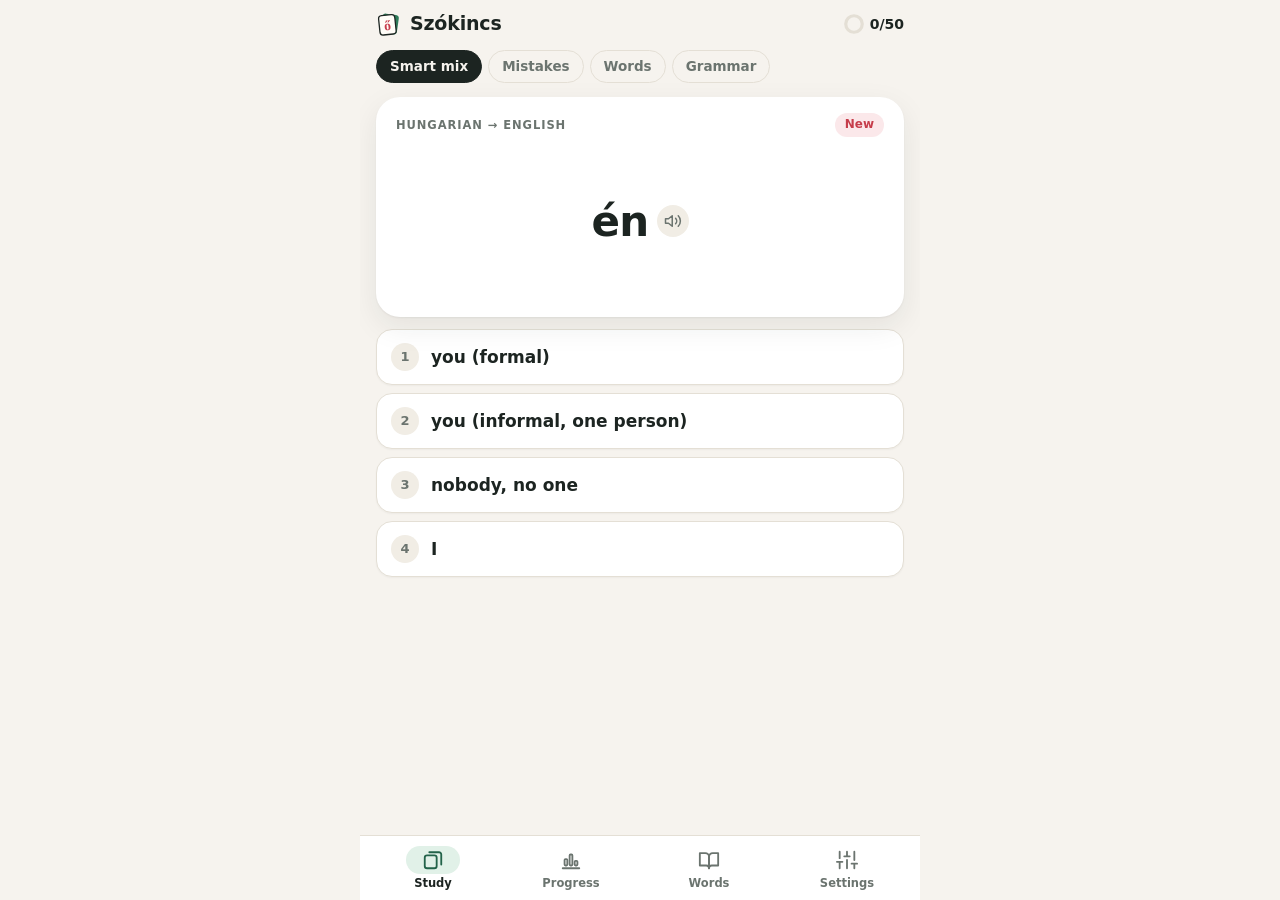
<file: index.html>
<!doctype html>
<html lang="en">
  <head>
    <meta charset="utf-8" />
    <meta name="viewport" content="width=device-width, initial-scale=1, viewport-fit=cover, interactive-widget=resizes-content" />
    <title>Szókincs</title>
    <meta name="description" content="Hungarian flashcards that hunt for your mistakes." />
    <meta name="theme-color" content="#f6f3ee" media="(prefers-color-scheme: light)" />
    <meta name="theme-color" content="#111714" media="(prefers-color-scheme: dark)" />
    <meta name="mobile-web-app-capable" content="yes" />
    <link rel="manifest" href="manifest.webmanifest" />
    <link rel="icon" type="image/png" sizes="192x192" href="icons/icon-192.png" />
    <link rel="apple-touch-icon" href="icons/icon-192.png" />
    <link rel="stylesheet" href="css/app.css" />
    <script type="module" src="js/main.js"></script>
  </head>
  <body>
    <div id="app"><div class="boot">Loading…</div></div>
    <noscript>Szókincs needs JavaScript to run.</noscript>
  </body>
</html>
</file>
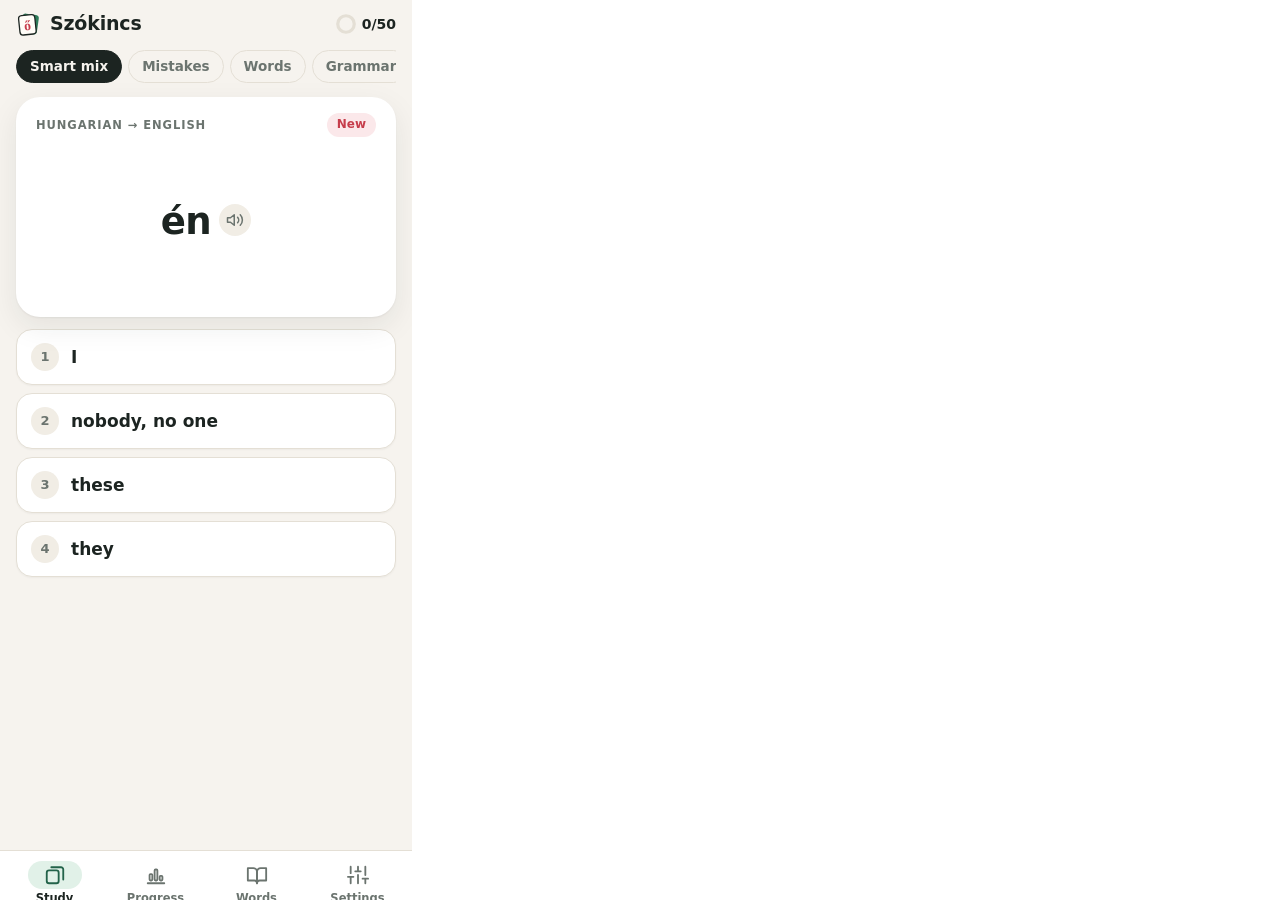
<file: tests/shot.html>
<!doctype html>
<html lang="en">
  <head>
    <meta charset="utf-8" />
    <title>Szókincs screenshot harness</title>
    <style>
      html, body { margin: 0; height: 100%; overflow: hidden; }
      /* Exactly a Pixel 6a viewport (desktop Chrome can't make windows this narrow). */
      iframe { border: 0; width: 412px; height: 915px; display: block; }
    </style>
  </head>
  <body>
    <iframe id="f" title="app"></iframe>
    <script type="module">
      // Drives the real app into a given state for screenshots:  shot.html?step=wrong&theme=dark
      const p = new URLSearchParams(location.search);
      const step = p.get('step') || 'card';
      const settings = { theme: p.get('theme') || 'light', answerMode: step === 'typing' ? 'type' : 'choice' };
      const DAY = 864e5;
      const days = {};
      for (let i = 1; i < 14; i++) {
        const d = new Date(Date.now() - i * DAY);
        const k = `${d.getFullYear()}-${String(d.getMonth() + 1).padStart(2, '0')}-${String(d.getDate()).padStart(2, '0')}`;
        const n = [0, 35, 52, 61, 0, 48, 70, 55, 40, 66, 58, 0, 45][i] || 0;
        days[k] = [n, Math.round(n * (0.6 + 0.02 * (i % 7))), Math.round(n / 6)];
      }
      localStorage.clear();
      localStorage.setItem('szokincs:v1', JSON.stringify({ v: 1, cards: {}, log: [], days: step === 'stats' ? days : {}, mix: {}, settings }));
      const f = document.getElementById('f');
      const sleep = (ms) => new Promise((r) => setTimeout(r, ms));
      f.src = '../index.html';
      f.onload = async () => {
        const d = f.contentDocument;
        const $ = (s) => d.querySelector(s);
        const $$ = (s) => [...d.querySelectorAll(s)];
        for (let i = 0; i < 40 && !$('.card'); i++) await sleep(50);
        // Answer n cards: pick options in a rotating pattern, sometimes "Too easy".
        const answerN = async (n, until) => {
          for (let i = 0; i < n; i++) {
            if (until && until()) return true;
            const inp = $('#answer-input');
            if (inp) {
              inp.value = 'x';
              inp.dispatchEvent(new Event('input'));
              $('.type-row .btn').click();
            } else $$('.option')[i % 4].click();
            await sleep(2);
            const links = $$('.next-row .mini');
            if (i % 3 === 0 && links.length) links[0].click();
            else $('.actions .next').click();
            await sleep(2);
          }
          return until ? until() : true;
        };
        const kind = () => ($('.kind') ? $('.kind').textContent : '');
        if (step === 'wrong' || step === 'right') {
          await answerN(Number(p.get('n') || 12));
          for (let k = 0; k < 40; k++) {
            $$('.option')[k % 4].click();
            await sleep(3);
            const wasWrong = !!$('.option.wrong');
            if ((step === 'wrong') === wasWrong) break;
            $('.actions .next').click();
            await sleep(3);
          }
        } else if (step === 'conj' || step === 'ident' || step === 'make') {
          const want = { conj: /Conjugate/, ident: /What does it mean/, make: /Make the form/ }[step];
          await answerN(600, () => want.test(kind()));
          if (p.get('answer')) {
            $$('.option')[1].click();
          }
        } else if (step === 'typing') {
          await answerN(200, () => !!$('#answer-input'));
          const inp = $('#answer-input');
          inp.value = p.get('typed') || 'kerek';
          inp.dispatchEvent(new Event('input'));
          if (p.get('submit')) $('.type-row .btn').click();
        } else if (step === 'stats') {
          await answerN(70);
          $$('.tab')[1].click();
          await sleep(30);
          if (p.get('scroll')) d.querySelector('.screen').scrollTop = Number(p.get('scroll'));
        } else if (step === 'grammar') {
          await answerN(40);
          $$('.tab')[2].click();
          await sleep(30);
          $$('.seg-ctl button')[1].click();
          await sleep(30);
        } else if (step === 'settings') {
          $$('.tab')[3].click();
        }
        await sleep(100);
        document.title = 'ready';
      };
    </script>
  </body>
</html>
</file>
<file: css/app.css>
:root {
  --bg: #f6f3ee;
  --surface: #ffffff;
  --surface-2: #f1ede5;
  --text: #1c2421;
  --muted: #6b746f;
  --line: #e4dfd5;
  --red: #c63d4b;
  --red-soft: #fbe8ea;
  --green: #2e7d5b;
  --green-strong: #23634a;
  --green-soft: #e1f1e8;
  --blue: #3567a8;
  --blue-soft: #e4edf8;
  --amber: #b87710;
  --amber-soft: #fbf0d9;
  --familiar: #7fb69a;
  --learning: #e3b04b;
  --shadow: 0 1px 2px rgba(28, 36, 33, 0.06), 0 10px 30px rgba(28, 36, 33, 0.08);
  --on-accent: #ffffff;
  --radius: 24px;
  color-scheme: light;
}

@media (prefers-color-scheme: dark) {
  :root:not([data-theme='light']) {
    --bg: #111714;
    --surface: #1a221e;
    --surface-2: #232d28;
    --text: #e9efeb;
    --muted: #9aa7a0;
    --line: #2e3933;
    --red: #e0606d;
    --red-soft: #3a2327;
    --green: #4fb386;
    --green-strong: #6cc79c;
    --green-soft: #1e3529;
    --blue: #7ba7e3;
    --blue-soft: #1f2b3b;
    --amber: #e4a948;
    --amber-soft: #382d18;
    --familiar: #5d9a7c;
    --learning: #c99636;
    --shadow: 0 1px 2px rgba(0, 0, 0, 0.3), 0 10px 30px rgba(0, 0, 0, 0.35);
    --on-accent: #0c1410;
    color-scheme: dark;
  }
}
:root[data-theme='dark'] {
  --bg: #111714;
  --surface: #1a221e;
  --surface-2: #232d28;
  --text: #e9efeb;
  --muted: #9aa7a0;
  --line: #2e3933;
  --red: #e0606d;
  --red-soft: #3a2327;
  --green: #4fb386;
  --green-strong: #6cc79c;
  --green-soft: #1e3529;
  --blue: #7ba7e3;
  --blue-soft: #1f2b3b;
  --amber: #e4a948;
  --amber-soft: #382d18;
  --familiar: #5d9a7c;
  --learning: #c99636;
  --shadow: 0 1px 2px rgba(0, 0, 0, 0.3), 0 10px 30px rgba(0, 0, 0, 0.35);
  --on-accent: #0c1410;
  color-scheme: dark;
}

* {
  box-sizing: border-box;
}
html,
body {
  height: 100%;
  margin: 0;
}
body {
  background: var(--bg);
  color: var(--text);
  font: 16px/1.45 system-ui, -apple-system, 'Segoe UI', Roboto, 'Noto Sans', 'Helvetica Neue', Arial, sans-serif;
  -webkit-tap-highlight-color: transparent;
  -webkit-font-smoothing: antialiased;
  overscroll-behavior: none;
}
button,
input {
  font: inherit;
  color: inherit;
}
button {
  cursor: pointer;
  -webkit-user-select: none;
  user-select: none;
}
.hidden {
  display: none;
}
.muted {
  color: var(--muted);
}

#app {
  display: flex;
  flex-direction: column;
  height: 100vh;
  height: 100dvh;
  max-width: 560px;
  margin: 0 auto;
  position: relative;
}
.boot {
  margin: auto;
  color: var(--muted);
}

/* ---------- top bar ---------- */
.topbar {
  flex: none;
  display: flex;
  align-items: center;
  justify-content: space-between;
  padding: calc(env(safe-area-inset-top) + 10px) 16px 6px;
}
.brand {
  display: flex;
  align-items: center;
  gap: 8px;
  font-weight: 750;
  font-size: 19px;
  letter-spacing: -0.01em;
}
.logo {
  display: inline-flex;
}
.top-right {
  display: flex;
  align-items: center;
  gap: 10px;
  font-size: 14px;
  font-weight: 600;
}
.goal,
.streak {
  display: inline-flex;
  align-items: center;
  gap: 5px;
  font-variant-numeric: tabular-nums;
}
.goal svg {
  display: block;
}
.goal.done {
  color: var(--green-strong);
}
.streak {
  color: var(--amber);
}
.streak svg {
  width: 18px;
  height: 18px;
}
.icon-btn {
  display: inline-flex;
  align-items: center;
  gap: 4px;
  border: 1px solid var(--line);
  background: var(--surface);
  border-radius: 999px;
  padding: 5px 10px 5px 8px;
  font-size: 13px;
  font-weight: 600;
}
.icon-btn svg {
  width: 16px;
  height: 16px;
}

/* ---------- screen + tabs ---------- */
.screen {
  flex: 1 1 auto;
  overflow-y: auto;
  overflow-x: hidden;
  padding: 4px 16px 16px;
  -webkit-overflow-scrolling: touch;
}
.tabs {
  flex: none;
  display: grid;
  grid-template-columns: repeat(4, 1fr);
  background: var(--surface);
  border-top: 1px solid var(--line);
  padding: 4px 4px calc(4px + env(safe-area-inset-bottom));
}
.tab {
  display: flex;
  flex-direction: column;
  align-items: center;
  gap: 1px;
  background: none;
  border: 0;
  padding: 6px 0 4px;
  font-size: 11.5px;
  font-weight: 600;
  color: var(--muted);
  border-radius: 14px;
}
.tab .ti {
  display: inline-flex;
  padding: 3px 16px;
  border-radius: 999px;
}
.tab.on {
  color: var(--text);
}
.tab.on .ti {
  background: var(--green-soft);
  color: var(--green-strong);
}
.tab svg {
  width: 22px;
  height: 22px;
}

/* ---------- study ---------- */
.study {
  display: flex;
  flex-direction: column;
  gap: 12px;
  min-height: 100%;
}
.modes {
  display: flex;
  gap: 6px;
  overflow-x: auto;
  scrollbar-width: none;
  padding: 2px 0;
}
.modes::-webkit-scrollbar {
  display: none;
}
.mode {
  flex: none;
  border: 1px solid var(--line);
  background: transparent;
  border-radius: 999px;
  padding: 6px 13px;
  font-size: 13.5px;
  font-weight: 600;
  color: var(--muted);
}
.mode.on {
  background: var(--text);
  border-color: var(--text);
  color: var(--bg);
}

.card {
  background: var(--surface);
  border-radius: var(--radius);
  box-shadow: var(--shadow);
  padding: 16px 20px 18px;
  display: flex;
  flex-direction: column;
  flex: 1 0 auto;
  min-height: 300px;
  position: relative;
}
.card.enter {
  animation: cardIn 0.24s cubic-bezier(0.2, 0.8, 0.2, 1);
}
@keyframes cardIn {
  from {
    opacity: 0;
    transform: translateY(14px) scale(0.985);
  }
  to {
    opacity: 1;
    transform: none;
  }
}
.card-top {
  display: flex;
  align-items: center;
  justify-content: space-between;
  gap: 8px;
  min-height: 24px;
}
.kind {
  font-size: 11.5px;
  font-weight: 700;
  letter-spacing: 0.08em;
  text-transform: uppercase;
  color: var(--muted);
}
.pill {
  flex: none;
  border-radius: 999px;
  padding: 3px 10px;
  font-size: 12px;
  font-weight: 700;
  white-space: nowrap;
}
.pill.new {
  background: var(--red-soft);
  color: var(--red);
}
.pill.warn {
  background: var(--amber-soft);
  color: var(--amber);
}
.pill.info {
  background: var(--blue-soft);
  color: var(--blue);
}
.pill.bad {
  background: var(--red);
  color: var(--on-accent);
}
.pill.muted {
  background: var(--surface-2);
  color: var(--muted);
}

.prompt {
  flex: 1;
  display: flex;
  flex-direction: column;
  align-items: center;
  justify-content: center;
  text-align: center;
  gap: 10px;
  padding: 26px 0 18px;
}
.q-text {
  font-size: clamp(30px, 9vw, 42px);
  font-weight: 750;
  line-height: 1.15;
  letter-spacing: -0.015em;
  overflow-wrap: anywhere;
}
.q-text.long {
  font-size: clamp(22px, 6.4vw, 30px);
}
.chips {
  display: flex;
  flex-wrap: wrap;
  justify-content: center;
  gap: 6px;
}
.chip {
  background: var(--surface-2);
  border-radius: 999px;
  padding: 4px 11px;
  font-size: 14px;
  font-weight: 650;
}
.chip:first-child {
  background: var(--green-soft);
  color: var(--green-strong);
}
.q-cue {
  font-size: 19px;
  font-weight: 600;
  color: var(--text);
}
.q-cue::before {
  content: '→ ';
  color: var(--muted);
}
.q-hint {
  color: var(--muted);
  font-size: 14px;
  font-style: italic;
}
.tap-hint {
  text-align: center;
  font-size: 13px;
  color: var(--muted);
  opacity: 0.8;
}
.speak {
  display: inline-flex;
  vertical-align: middle;
  margin-left: 8px;
  border: 0;
  background: var(--surface-2);
  color: var(--muted);
  border-radius: 999px;
  padding: 7px;
  position: relative;
  top: -3px;
}
.speak svg {
  width: 18px;
  height: 18px;
}

.answer {
  border-top: 1.5px dashed var(--line);
  padding-top: 16px;
  text-align: center;
  animation: fadeUp 0.22s ease-out;
}
@keyframes fadeUp {
  from {
    opacity: 0;
    transform: translateY(6px);
  }
  to {
    opacity: 1;
    transform: none;
  }
}
.a-text {
  font-size: clamp(24px, 7vw, 32px);
  font-weight: 750;
  line-height: 1.2;
  color: var(--green-strong);
  overflow-wrap: anywhere;
}
.a-text.long {
  font-size: clamp(19px, 5.4vw, 24px);
}
.a-sub {
  margin-top: 6px;
  color: var(--muted);
  font-size: 15px;
}
.a-note {
  margin-top: 12px;
  background: var(--surface-2);
  border-radius: 14px;
  padding: 10px 13px;
  font-size: 14px;
  text-align: left;
}
.a-looks {
  margin-top: 10px;
  font-size: 14px;
  color: var(--blue);
}
.a-meta {
  margin-top: 12px;
  font-size: 12px;
  color: var(--muted);
}
.result {
  border-radius: 12px;
  padding: 8px 12px;
  margin-bottom: 12px;
  font-weight: 650;
  font-size: 14.5px;
}
.result.ok {
  background: var(--green-soft);
  color: var(--green-strong);
}
.result.warn {
  background: var(--amber-soft);
  color: var(--amber);
}
.result.bad {
  background: var(--red-soft);
  color: var(--red);
}

.actions {
  flex: none;
  display: flex;
  flex-direction: column;
  gap: 8px;
  position: sticky;
  bottom: 0;
  padding: 10px 0 12px;
  background: linear-gradient(to top, var(--bg) 82%, transparent);
}
.screen.screen-study {
  padding-bottom: 0;
}
.grades {
  display: grid;
  grid-template-columns: 1fr 1fr 0.8fr;
  gap: 10px;
}
.grades.two {
  grid-template-columns: 1.4fr 1fr;
}
.btn {
  border: 0;
  border-radius: 16px;
  min-height: 56px;
  padding: 0 16px;
  font-size: 17px;
  font-weight: 700;
  display: inline-flex;
  align-items: center;
  justify-content: center;
  gap: 6px;
  transition: transform 0.08s ease, filter 0.15s;
}
.btn:active {
  transform: scale(0.97);
}
.btn.big {
  width: 100%;
}
.btn.primary {
  background: var(--text);
  color: var(--bg);
}
.btn.missed {
  background: var(--red);
  color: var(--on-accent);
}
.btn.good {
  background: var(--green);
  color: var(--on-accent);
}
.btn.easy {
  background: var(--blue-soft);
  color: var(--blue);
}
.btn.ghost {
  background: var(--surface);
  border: 1px solid var(--line);
  min-height: 46px;
  font-size: 15px;
  font-weight: 650;
}
.btn.ghost.small {
  min-height: 38px;
  font-size: 14px;
  margin-top: 8px;
}
.btn.ghost.small svg {
  width: 16px;
  height: 16px;
}
.btn.wide {
  width: 100%;
  margin-top: 10px;
}
.btn.danger-ghost {
  background: transparent;
  border: 1px solid var(--red);
  color: var(--red);
  min-height: 44px;
  font-size: 15px;
}
.link {
  background: none;
  border: 0;
  color: var(--muted);
  font-size: 14px;
  font-weight: 600;
  text-decoration: underline;
  text-underline-offset: 3px;
  padding: 6px;
  align-self: center;
}

.type-area .type-row {
  display: flex;
  gap: 8px;
}
.type-input {
  flex: 1;
  min-width: 0;
  height: 56px;
  border-radius: 16px;
  border: 2px solid var(--line);
  background: var(--surface);
  padding: 0 14px;
  font-size: 20px;
  outline: none;
}
.type-input:focus {
  border-color: var(--green);
}
.accents {
  display: grid;
  grid-template-columns: repeat(9, 1fr);
  gap: 5px;
}
.accent {
  height: 42px;
  border-radius: 10px;
  border: 1px solid var(--line);
  background: var(--surface);
  font-size: 19px;
  font-weight: 600;
  padding: 0;
}
.accent:active {
  background: var(--surface-2);
}

/* ---------- multiple choice ---------- */
.prompt-card {
  flex: 0 0 auto;
  min-height: 190px;
}
.prompt-card .prompt {
  padding: 16px 0 8px;
}
.options {
  display: flex;
  flex-direction: column;
  gap: 8px;
  margin-bottom: 12px;
}
.option {
  display: flex;
  align-items: center;
  gap: 12px;
  width: 100%;
  min-height: 56px;
  padding: 10px 14px;
  border-radius: 16px;
  border: 1.5px solid var(--line);
  background: var(--surface);
  color: var(--text);
  text-align: left;
  font-size: 17px;
  font-weight: 600;
  line-height: 1.3;
  box-shadow: 0 1px 2px rgba(0, 0, 0, 0.04);
  transition: transform 0.08s ease, background 0.15s, border-color 0.15s, opacity 0.15s;
}
.options:not(.done) .option:active {
  transform: scale(0.985);
  border-color: var(--text);
}
.opt-key {
  flex: none;
  width: 28px;
  height: 28px;
  border-radius: 50%;
  display: inline-flex;
  align-items: center;
  justify-content: center;
  font-size: 13px;
  font-weight: 800;
  color: var(--muted);
  background: var(--surface-2);
}
.opt-key svg {
  width: 16px;
  height: 16px;
  display: block;
}
.opt-body {
  display: flex;
  flex-direction: column;
  gap: 2px;
  min-width: 0;
}
.opt-text {
  overflow-wrap: anywhere;
}
.opt-gloss {
  font-size: 13.5px;
  font-weight: 500;
  color: var(--muted);
}
.opt-gloss.is-wrong {
  color: var(--red);
}
.option.right {
  border-color: var(--green);
  background: var(--green-soft);
}
.option.right .opt-key {
  background: var(--green);
  color: var(--on-accent);
}
.option.wrong {
  border-color: var(--red);
  background: var(--red-soft);
}
.option.wrong .opt-key {
  background: var(--red);
  color: var(--on-accent);
}
.option.other {
  opacity: 0.8;
}
.details {
  background: var(--surface);
  border-radius: 20px;
  box-shadow: var(--shadow);
  padding: 14px 16px 12px;
  text-align: center;
  animation: fadeUp 0.2s ease-out;
}
.next-row {
  display: grid;
  grid-template-columns: 1fr;
  gap: 8px;
}
.next-row.n1 {
  grid-template-columns: 1fr 1.7fr;
}
.next-row.n2 {
  grid-template-columns: 1fr 1fr 1.6fr;
}
.next-row .next {
  min-height: 56px;
}
.btn.mini {
  min-height: 56px;
  padding: 0 6px;
  font-size: 14px;
  font-weight: 650;
  border-radius: 16px;
}
.verdict {
  font-weight: 750;
  font-size: 15px;
  margin-bottom: 6px;
}
.verdict.ok {
  color: var(--green-strong);
}
.verdict.bad {
  color: var(--red);
}
.a-say {
  font-size: 20px;
  font-weight: 700;
  color: var(--green-strong);
}
.tip {
  margin: 8px auto 0;
  max-width: 32em;
  font-size: 13px;
  color: var(--blue);
  background: var(--blue-soft);
  border-radius: 12px;
  padding: 7px 10px;
}
.link.small {
  font-size: 13px;
  padding: 4px 0 0;
  align-self: flex-start;
}

/* ---------- levels ---------- */
.lvl-row {
  margin-bottom: 14px;
}
.lvl-head {
  display: flex;
  align-items: center;
  gap: 8px;
  font-weight: 650;
  font-size: 14.5px;
}
.lvl-badge {
  flex: none;
  width: 22px;
  height: 22px;
  border-radius: 7px;
  background: var(--green-soft);
  color: var(--green-strong);
  display: inline-flex;
  align-items: center;
  justify-content: center;
  font-size: 12px;
  font-weight: 800;
}
.lvl-name {
  flex: 1;
}
.lvl-state {
  font-size: 12px;
  font-weight: 700;
  color: var(--muted);
  display: inline-flex;
}
.lvl-state.current {
  color: var(--green-strong);
}
.lvl-state svg,
.lock svg {
  width: 15px;
  height: 15px;
}
.lvl-row .gbar {
  margin-top: 6px;
}
.lvl-sub {
  font-size: 12.5px;
  margin-top: 4px;
}
.lvl-row.locked {
  opacity: 0.65;
}
.lvl-row.locked .lvl-badge {
  background: var(--surface-2);
  color: var(--muted);
}
.lock {
  display: inline-flex;
  color: var(--muted);
}
.glock {
  font-size: 12.5px;
  margin-top: 6px;
}
.grow.locked b {
  color: var(--muted);
}

.empty {
  justify-content: center;
  text-align: center;
  gap: 4px;
}
.empty h2 {
  margin: 0;
  font-size: 22px;
}
.empty p {
  color: var(--muted);
  margin: 6px 0 0;
}

/* ---------- headings / panels ---------- */
h1 {
  font-size: 26px;
  letter-spacing: -0.02em;
  margin: 6px 0 14px;
}
h2 {
  font-size: 16px;
  margin: 0 0 12px;
}
.panel {
  background: var(--surface);
  border-radius: 20px;
  box-shadow: var(--shadow);
  padding: 16px;
  margin-bottom: 14px;
}
.fine {
  font-size: 13px;
  color: var(--muted);
  margin: 8px 0 0;
}

/* ---------- stats ---------- */
.tiles {
  display: grid;
  grid-template-columns: repeat(4, 1fr);
  gap: 8px;
  margin-bottom: 14px;
}
.tile {
  background: var(--surface);
  border-radius: 16px;
  box-shadow: var(--shadow);
  padding: 12px 6px 10px;
  text-align: center;
}
.tile-v {
  font-size: 24px;
  font-weight: 800;
  font-variant-numeric: tabular-nums;
}
.tile-l {
  font-size: 11.5px;
  color: var(--muted);
  line-height: 1.2;
  margin-top: 2px;
}
.mrow {
  margin-bottom: 16px;
}
.mrow-head {
  display: flex;
  justify-content: space-between;
  gap: 8px;
  font-size: 14px;
  font-weight: 600;
  margin-bottom: 6px;
}
.mrow-head .muted {
  font-weight: 500;
  white-space: nowrap;
}
.stack {
  display: flex;
  height: 12px;
  border-radius: 999px;
  overflow: hidden;
  background: var(--surface-2);
}
.seg.strong {
  background: var(--green);
}
.seg.familiar {
  background: var(--familiar);
}
.seg.learning {
  background: var(--learning);
}
.mrow-legend {
  display: flex;
  flex-wrap: wrap;
  gap: 4px 14px;
  font-size: 12px;
  color: var(--muted);
  margin-top: 6px;
}
.sw {
  display: inline-block;
  width: 9px;
  height: 9px;
  border-radius: 3px;
  margin-right: 5px;
}
.sw.strong,
.sw.ok {
  background: var(--green);
}
.sw.familiar {
  background: var(--familiar);
}
.sw.learning {
  background: var(--learning);
}
.sw.miss {
  background: var(--red);
}
.bars {
  display: grid;
  grid-template-columns: repeat(14, 1fr);
  gap: 5px;
  align-items: end;
  height: 120px;
}
.bar {
  display: flex;
  flex-direction: column;
  align-items: center;
  gap: 4px;
  height: 100%;
}
.bar-col {
  flex: 1;
  width: 100%;
  display: flex;
  align-items: flex-end;
}
.bar-fill {
  width: 100%;
  background: var(--red);
  border-radius: 5px;
  display: flex;
  align-items: flex-end;
  overflow: hidden;
  min-height: 2px;
  opacity: 0.9;
}
.bar-ok {
  width: 100%;
  background: var(--green);
}
.bar-empty {
  width: 100%;
  height: 3px;
  border-radius: 3px;
  background: var(--line);
}
.bar-l {
  font-size: 10.5px;
  color: var(--muted);
}
.tough {
  list-style: none;
  margin: 0;
  padding: 0;
}
.tough li {
  display: grid;
  grid-template-columns: 1fr auto;
  gap: 0 10px;
  padding: 9px 0;
  border-top: 1px solid var(--line);
}
.tough li:first-child {
  border-top: 0;
}
.tq {
  font-size: 15px;
}
.ta {
  grid-column: 1;
  color: var(--green-strong);
  font-size: 14px;
}
.tm {
  grid-column: 2;
  grid-row: 1 / span 2;
  align-self: center;
  font-size: 12px;
  font-weight: 700;
  color: var(--red);
  background: var(--red-soft);
  border-radius: 999px;
  padding: 3px 9px;
}
.how summary {
  font-weight: 700;
  cursor: pointer;
}
.how p,
.how li {
  font-size: 14px;
}
.how ul {
  padding-left: 18px;
}

/* ---------- words ---------- */
.seg-ctl {
  display: flex;
  background: var(--surface-2);
  border-radius: 14px;
  padding: 3px;
  gap: 3px;
}
.seg-ctl button {
  flex: 1;
  border: 0;
  background: transparent;
  border-radius: 11px;
  padding: 9px 6px;
  font-size: 14px;
  font-weight: 650;
  color: var(--muted);
}
.seg-ctl button.on {
  background: var(--surface);
  color: var(--text);
  box-shadow: 0 1px 3px rgba(0, 0, 0, 0.1);
}
.search-wrap {
  position: relative;
  margin: 12px 0 10px;
}
.search-icon {
  position: absolute;
  left: 13px;
  top: 50%;
  transform: translateY(-50%);
  color: var(--muted);
  display: inline-flex;
}
.search-icon svg {
  width: 18px;
  height: 18px;
}
.search {
  width: 100%;
  height: 46px;
  border-radius: 14px;
  border: 1px solid var(--line);
  background: var(--surface);
  padding: 0 14px 0 40px;
  font-size: 16px;
  outline: none;
}
.search:focus {
  border-color: var(--green);
}
.fchips {
  display: flex;
  gap: 6px;
  overflow-x: auto;
  scrollbar-width: none;
  margin-bottom: 8px;
}
.fchips::-webkit-scrollbar {
  display: none;
}
.fchip {
  flex: none;
  border: 1px solid var(--line);
  background: var(--surface);
  border-radius: 999px;
  padding: 6px 12px;
  font-size: 13.5px;
  font-weight: 600;
  color: var(--muted);
}
.fchip.on {
  background: var(--text);
  color: var(--bg);
  border-color: var(--text);
}
.count {
  font-size: 13px;
  margin: 4px 2px 6px;
}
.wlist,
.glist,
.examples {
  list-style: none;
  margin: 0;
  padding: 0;
}
.wrow {
  background: var(--surface);
  border-radius: 14px;
  margin-bottom: 6px;
  padding: 10px 12px;
}
.wline {
  display: flex;
  align-items: center;
  gap: 10px;
}
.dot {
  flex: none;
  width: 10px;
  height: 10px;
  border-radius: 50%;
  background: var(--line);
}
.dot.learning {
  background: var(--learning);
}
.dot.familiar {
  background: var(--familiar);
}
.dot.strong {
  background: var(--green);
}
.wmain {
  flex: 1;
  min-width: 0;
}
.whu {
  font-weight: 700;
}
.wen {
  font-size: 14px;
  color: var(--muted);
  overflow: hidden;
  text-overflow: ellipsis;
  white-space: nowrap;
}
.wrow.open .wen {
  white-space: normal;
}
.wpos {
  flex: none;
  font-size: 11px;
  color: var(--muted);
  background: var(--surface-2);
  border-radius: 999px;
  padding: 2px 8px;
}
.wdetail {
  margin: 10px 0 2px 20px;
  font-size: 14px;
  display: flex;
  flex-direction: column;
  gap: 6px;
}
.wdetail .a-note {
  margin-top: 0;
}
.wstats {
  display: flex;
  flex-direction: column;
  gap: 2px;
  font-size: 13px;
}
.glist {
  margin-top: 12px;
}
.grow {
  background: var(--surface);
  border-radius: 14px;
  margin-bottom: 8px;
  padding: 12px 14px;
}
.gline {
  display: flex;
  align-items: center;
  gap: 8px;
}
.gline b {
  flex: 1;
  font-size: 15px;
}
.lvl {
  font-size: 11px;
  font-weight: 800;
  color: var(--green-strong);
  background: var(--green-soft);
  border-radius: 6px;
  padding: 2px 6px;
}
.gcount {
  font-size: 13px;
  font-variant-numeric: tabular-nums;
}
.gbar {
  height: 5px;
  border-radius: 999px;
  background: var(--surface-2);
  overflow: hidden;
  margin-top: 8px;
}
.gbar span {
  display: block;
  height: 100%;
  background: var(--green);
}
.gdetail p {
  font-size: 14px;
  margin: 10px 0 8px;
}
.examples li {
  font-size: 14px;
  padding: 3px 0;
}

/* ---------- settings ---------- */
.setting {
  background: var(--surface);
  border-radius: 18px;
  padding: 14px;
  margin-bottom: 10px;
}
.set-title {
  font-weight: 700;
  margin-bottom: 10px;
}
.btn-row {
  display: flex;
  flex-wrap: wrap;
  gap: 8px;
  margin-top: 10px;
}
.btn-row .btn {
  flex: 1;
}

/* ---------- toast ---------- */
.toast {
  position: absolute;
  left: 16px;
  right: 16px;
  bottom: calc(76px + env(safe-area-inset-bottom));
  background: var(--text);
  color: var(--bg);
  border-radius: 14px;
  padding: 12px 14px;
  font-size: 14px;
  font-weight: 600;
  display: flex;
  align-items: center;
  justify-content: space-between;
  gap: 10px;
  box-shadow: var(--shadow);
  opacity: 0;
  transform: translateY(10px);
  pointer-events: none;
  transition: opacity 0.2s, transform 0.2s;
  z-index: 10;
}
.toast.show {
  opacity: 1;
  transform: none;
  pointer-events: auto;
}
.toast-btn {
  border: 0;
  background: var(--green);
  color: var(--on-accent);
  border-radius: 10px;
  padding: 6px 12px;
  font-weight: 700;
}

@media (min-height: 780px) {
  .card {
    min-height: 360px;
  }
  .prompt-card {
    min-height: 220px;
  }
}
@media (prefers-reduced-motion: reduce) {
  .card.enter,
  .answer {
    animation: none;
  }
}
</file>
